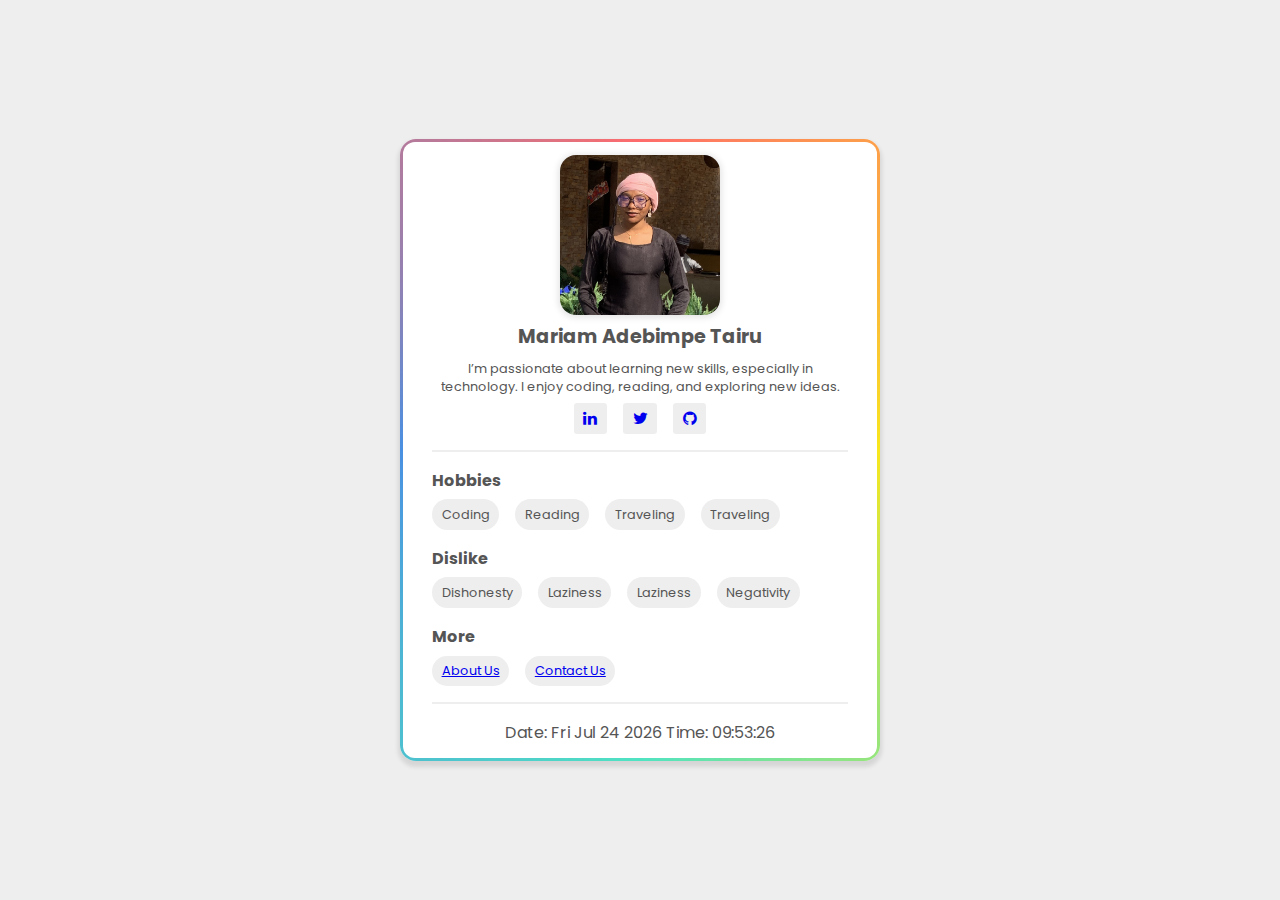
<file: index.html>
<!DOCTYPE html>
<html lang="en">
  <head>
    <meta charset="UTF-8" />
    <meta name="viewport" content="width=device-width, initial-scale=1.0" />
    <title>Document</title>
    <link rel="stylesheet" href="code/style.css" />
    <link rel="preconnect" href="https://fonts.googleapis.com" />
    <link rel="preconnect" href="https://fonts.gstatic.com" crossorigin />
    <link
      href="https://fonts.googleapis.com/css2?family=Poppins:ital,wght@0,100;0,200;0,300;0,400;0,500;0,600;0,700;0,800;0,900;1,100;1,200;1,300;1,400;1,500;1,600;1,700;1,800;1,900&display=swap"
      rel="stylesheet"
    />
    <link
      rel="stylesheet"
      href="https://cdnjs.cloudflare.com/ajax/libs/font-awesome/4.7.0/css/font-awesome.min.css"
    />

    <script src="script.js" defer></script>
  </head>
  <body>
    
    <article data-testid="test-profile-card" class="profile-card">
    
      <figure>
        <img
          src="Pic/profile-picture.JPG"
          alt="Profile picture of Mariam"
          data-testid="test-user-avatar"
        />
      </figure>
      <div class="user-detials">
      <h2 data-testid="test-user-name" class="user-name">
        Mariam Adebimpe Tairu
      </h2>

      <p data-testid="test-user-bio" class="user-info">
       I’m passionate about learning new skills, especially in technology. I enjoy coding, reading, and exploring new ideas.
      </p>

      <nav>
        <ul data-testid="test-user-social-links" class="user-nav-link">
          <li class="btn">
            <a
              href="https://www.linkedin.com/in/mariam-tairu-487773326/"
              target="_blank"
              rel="noopener noreferrer"
              data-testid="test-user-social-twitter"
              ><i class="fa fa-linkedin"></i
            ></a>
          </li>
          <li class="btn">
            <a
              href="https://github.com/MaxyTee"
              target="_blank"
              rel="noopener noreferrer"
              data-testid="test-user-social-github"
              ><i class="fa fa-twitter"></i>
            </a>
          </li>
          <li class="btn">
            <a
              href="https://github.com/MaxyTee"
              target="_blank"
              rel="noopener noreferrer"
              data-testid="test-user-social-github"
              ><i class="fa fa-github"></i>
            </a>
          </li>
        </ul>
      </nav>
    
      
     

      
      <main class="section-wrap">
        <section data-testid="test-user-hobbies">
          <h4>Hobbies</h4>
          <ul>
            <li>Coding</li>
            <li>Reading</li>
            <li>Traveling</li>
            <li>Traveling</li>
          </ul>
        </section>
        <section data-testid="test-user-dislikes"">
          <h4>Dislike</h4>
          <ul>
            <li>Dishonesty</li>
            <li>Laziness</li>
            <li>Laziness</li>
            <li>Negativity</li>
          </ul>
        </section>
        <section>
          <h4>More</h4>
          <ul>
            <li><a href="code/about.html">About Us</a></li>
            <li><a href="code/contact.html">Contact Us</a></li>
          </ul>
        </section>
      </main>
      <p data-testid="test-user-time">
        Date: <span class="date"></span> Time: <span class="time"></span>
      </p>
    </article>
  </body>
</html>
</file>
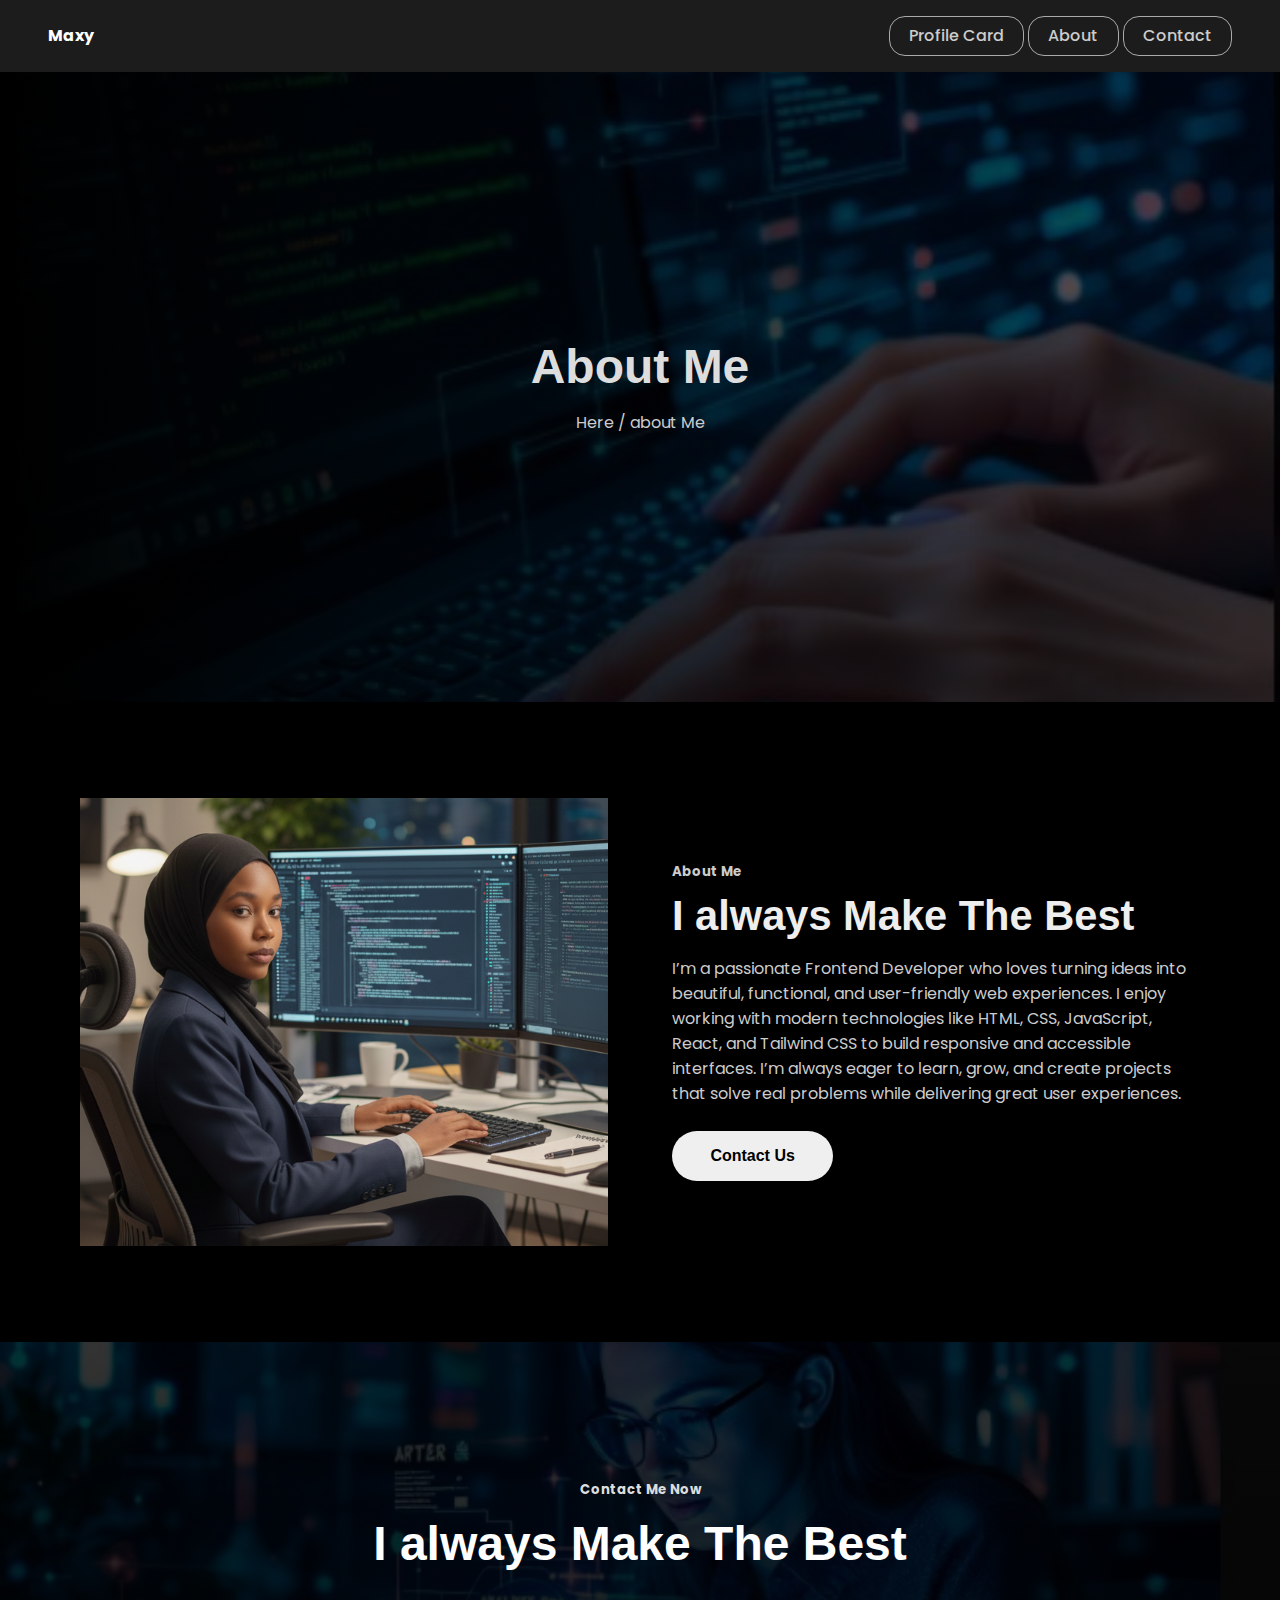
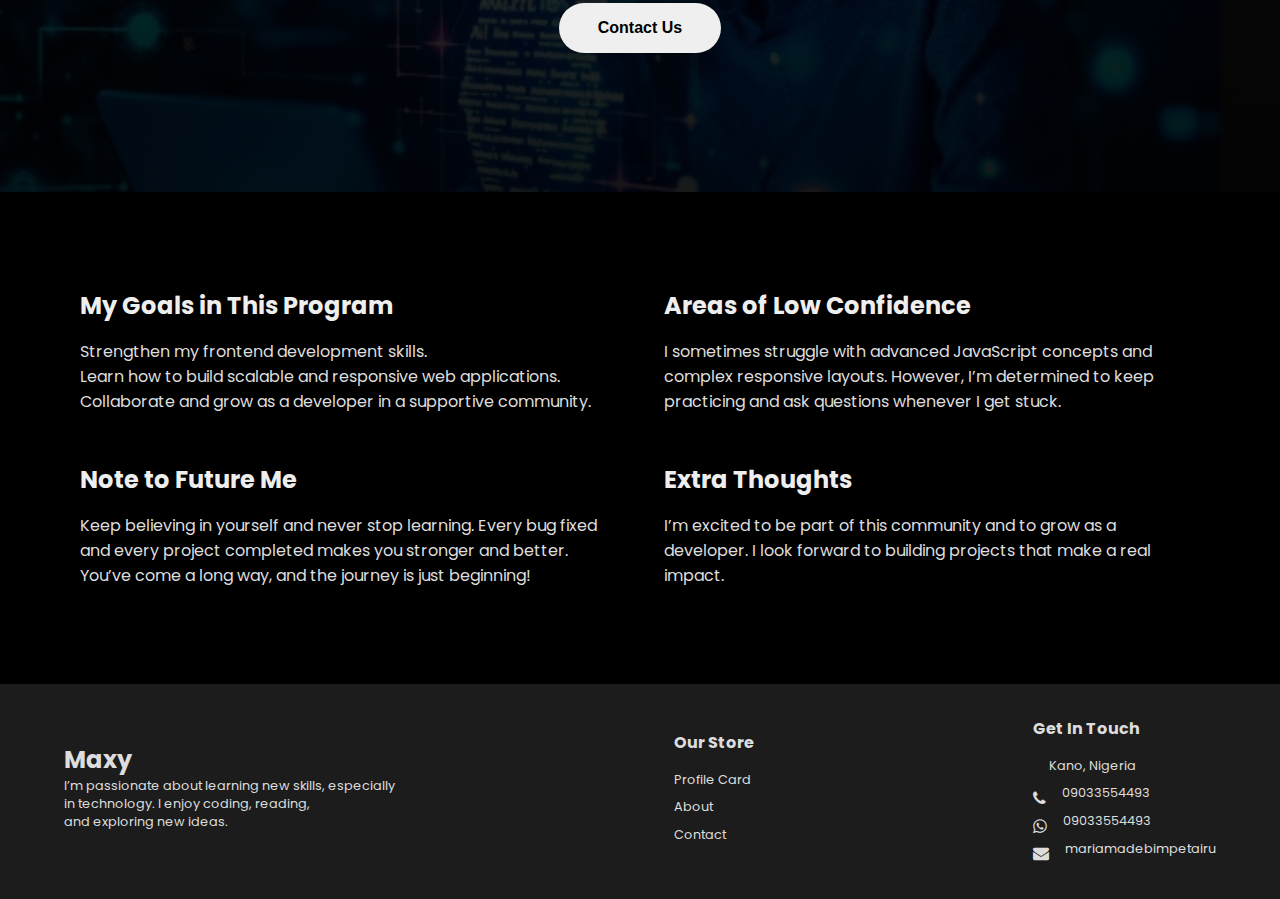
<file: code/about.html>
<!DOCTYPE html>
<html lang="en">
  <head>
    <meta charset="UTF-8" />
    <meta name="viewport" content="width=device-width, initial-scale=1.0" />
    <title>Document</title>
    <link rel="stylesheet" href="../code/about.css" />
    <link
      href="https://fonts.googleapis.com/css2?family=Poppins:ital,wght@0,100;0,200;0,300;0,400;0,500;0,600;0,700;0,800;0,900;1,100;1,200;1,300;1,400;1,500;1,600;1,700;1,800;1,900&display=swap"
      rel="stylesheet"
    />
    <link
      rel="stylesheet"
      href="https://cdnjs.cloudflare.com/ajax/libs/font-awesome/4.7.0/css/font-awesome.min.css"
    />
  </head>
  <body>
    <main data-testid="test-about-page" class="about-page">
      <section class="about-nav">
        <div class="navbar">
          <h4>Maxy</h4>
          <nav>
            <ul>
              <li><a href="../index.html">Profile Card</a></li>
              <li><a href="about.html">About</a></li>
              <li><a href="contact.html">Contact</a></li>
            </ul>
          </nav>
        </div>
      </section>
      <section data-testid="test-about-bio" class="about-bio">
        <h2>About Me</h2>
        <p>Here / about Me</p>
      </section>
      <section class="bio">
        <img src="../Pic/About-pic.png" alt="" />
        <div class="bio-detials">
          <h5>About Me</h5>
          <h2>I always Make The Best</h2>
          <p>
            I’m a passionate Frontend Developer who loves turning ideas into
            beautiful, functional, and user-friendly web experiences. I enjoy
            working with modern technologies like HTML, CSS, JavaScript, React,
            and Tailwind CSS to build responsive and accessible interfaces. I’m
            always eager to learn, grow, and create projects that solve real
            problems while delivering great user experiences.
          </p>
          <button><a href="contact.html">Contact Us</a></button>
        </div>
      </section>
      <section class="view">
        <h5>Contact Me Now</h5>
        <h2>I always Make The Best</h2>
        <button><a href="contact.html">Contact Us</a></button>
      </section>
      <div class="section-wrap">
        <section data-testid="test-about-goals">
          <h2>My Goals in This Program</h2>
          <ul>
            <li>Strengthen my frontend development skills.</li>
            <li>
              Learn how to build scalable and responsive web applications.
            </li>
            <li>
              Collaborate and grow as a developer in a supportive community.
            </li>
          </ul>
        </section>
        <section data-testid="test-about-confidence">
          <h2>Areas of Low Confidence</h2>
          <p>
            I sometimes struggle with advanced JavaScript concepts and complex
            responsive layouts. However, I’m determined to keep practicing and
            ask questions whenever I get stuck.
          </p>
        </section>
        <section data-testid="test-about-future-note">
          <h2>Note to Future Me</h2>
          <p>
            Keep believing in yourself and never stop learning. Every bug fixed
            and every project completed makes you stronger and better. You’ve
            come a long way, and the journey is just beginning!
          </p>
        </section>

        <section data-testid="test-about-extra">
          <h2>Extra Thoughts</h2>
          <p>
            I’m excited to be part of this community and to grow as a developer.
            I look forward to building projects that make a real impact.
          </p>
        </section>
      </div>
      <footer class="about-footer">
        <div>
          <h2>Maxy</h2>
          <p>
            I’m passionate about learning new skills, especially <br />
            in technology. I enjoy coding, reading, <br />
            and exploring new ideas.
          </p>
        </div>
        <div>
          <h4>Our Store</h4>
          <p>Profile Card</p>
          <p>About</p>
          <p>Contact</p>
        </div>
        <div>
          <h4>Get In Touch</h4>
          <div class="flex">
            <i class="fa fa-location-dot"></i>
            <p>Kano, Nigeria</p>
          </div>
          <div class="flex">
            <i class="fa fa-phone"></i>
            <p>09033554493</p>
          </div>
          <div class="flex">
            <i class="fa fa-whatsapp"></i>
            <p>09033554493</p>
          </div>
          <div class="flex">
            <i class="fa fa-envelope"></i>
            <p>mariamadebimpetairu</p>
          </div>
        </div>
      </footer>
    </main>
  </body>
</html>
</file>
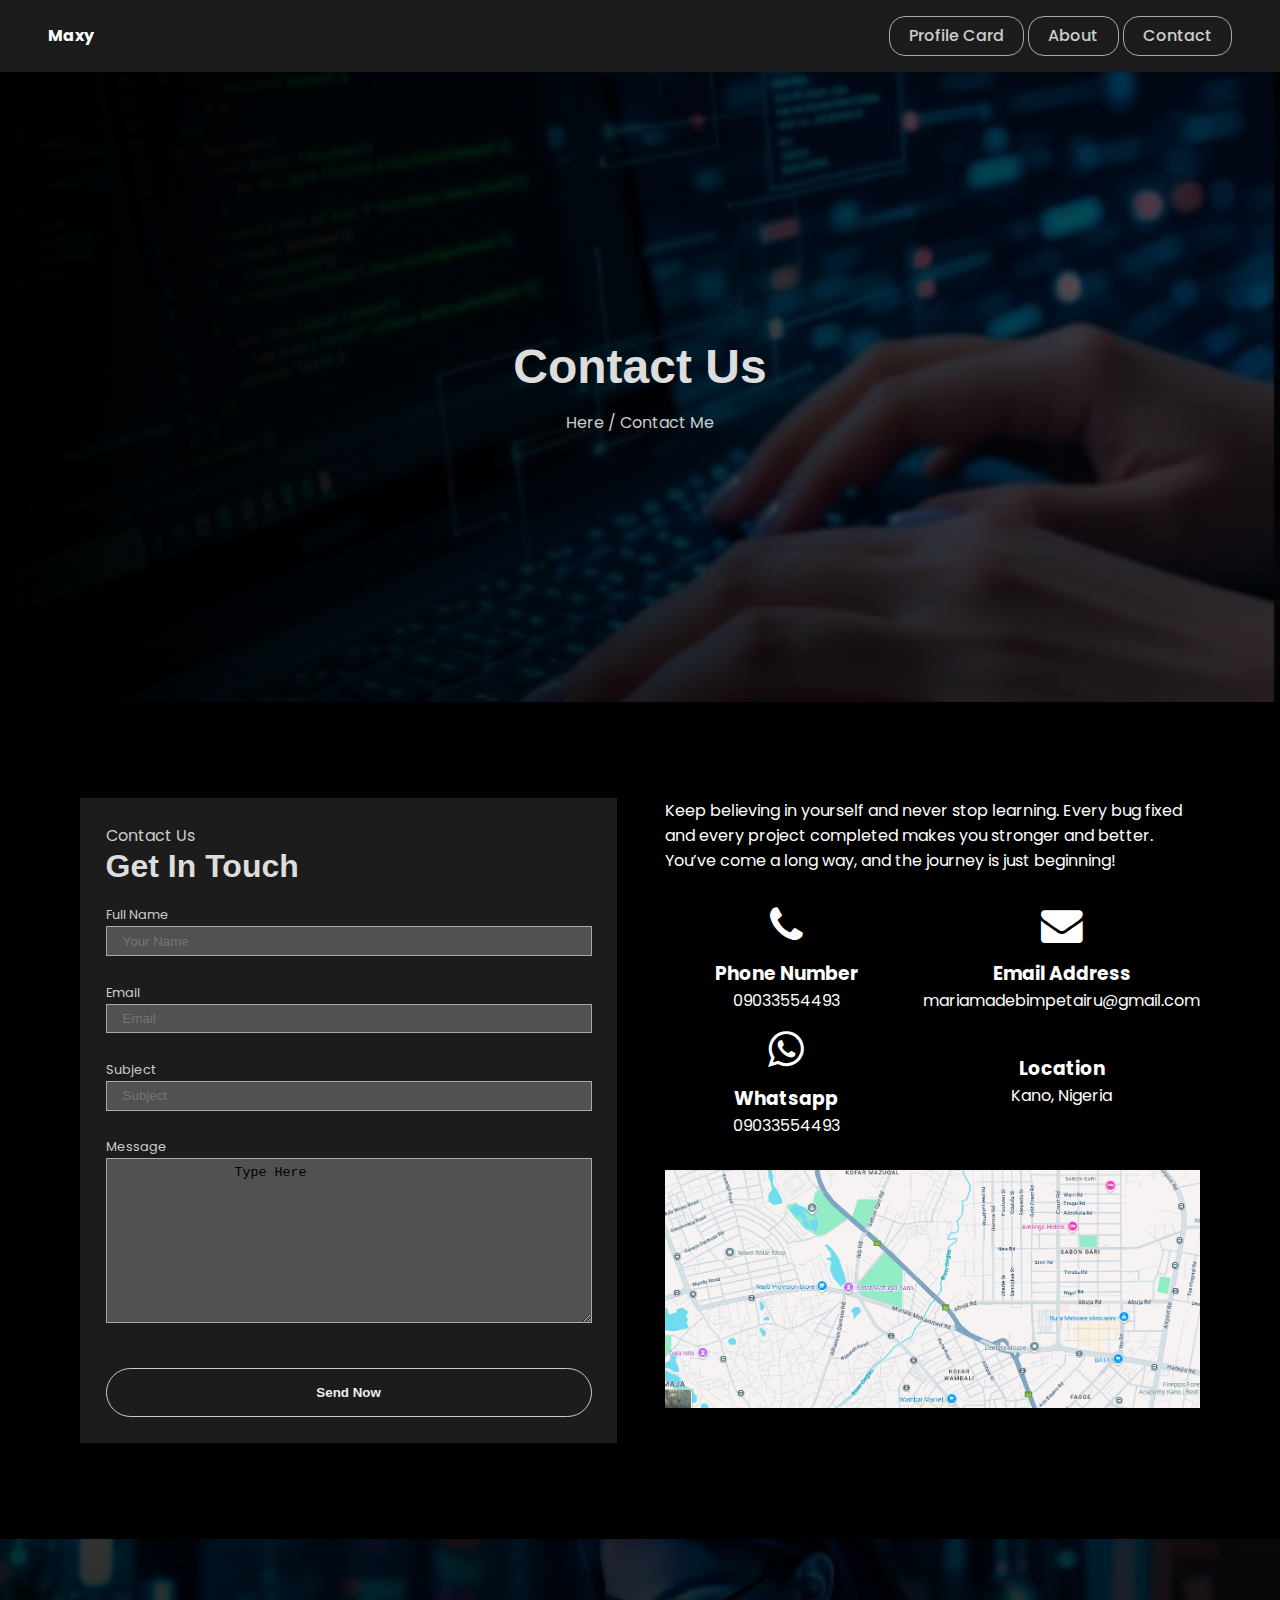
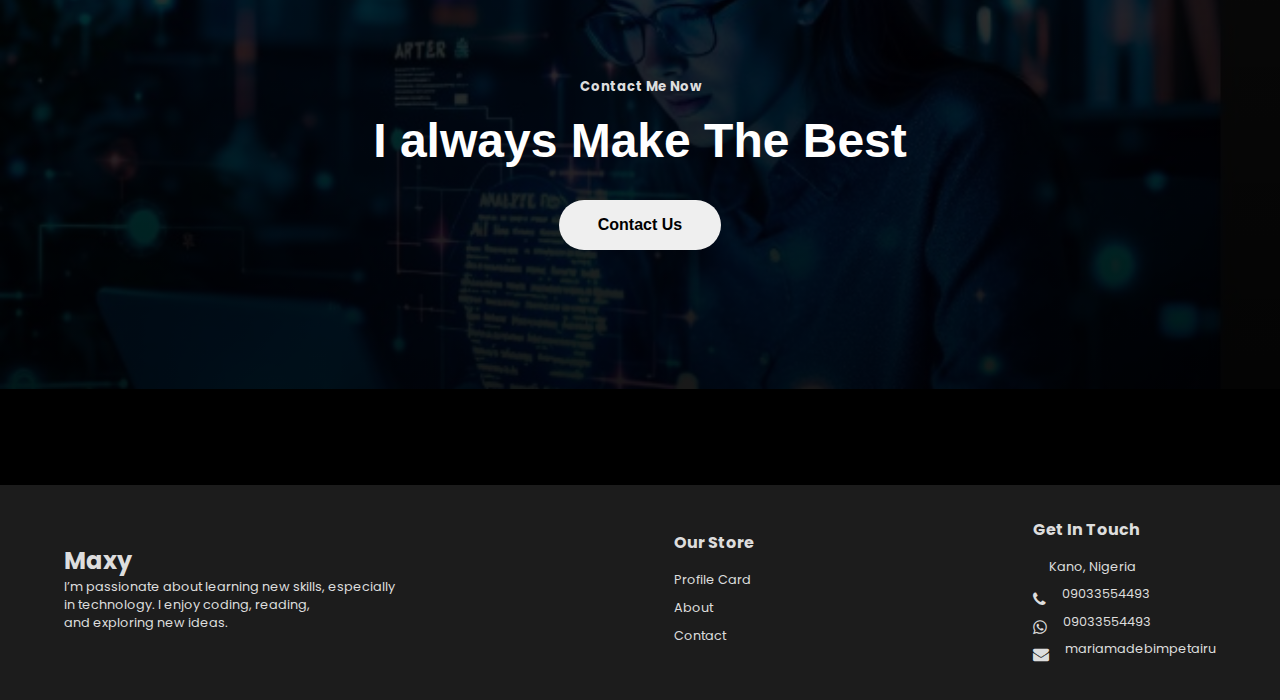
<file: code/contact.html>
<!DOCTYPE html>
<html lang="en">
  <head>
    <meta charset="UTF-8" />
    <meta name="viewport" content="width=device-width, initial-scale=1.0" />
    <title>Document</title>
    <link rel="stylesheet" href="about.css" />
    <link rel="stylesheet" href="contact.css" />
    <link
      href="https://fonts.googleapis.com/css2?family=Poppins:ital,wght@0,100;0,200;0,300;0,400;0,500;0,600;0,700;0,800;0,900;1,100;1,200;1,300;1,400;1,500;1,600;1,700;1,800;1,900&display=swap"
      rel="stylesheet"
    />
    <link
      rel="stylesheet"
      href="https://cdnjs.cloudflare.com/ajax/libs/font-awesome/4.7.0/css/font-awesome.min.css"
    />
    <script defer src="./script.js"></script>
  </head>
  <body>
    <main data-testid="test-contact-page" class="about-page">
      <section class="about-nav">
        <div class="navbar">
          <h4>Maxy</h4>
          <nav>
            <ul>
              <li><a href="../index.html">Profile Card</a></li>
              <li><a href="about.html">About</a></li>
              <li><a href="contact.html">Contact</a></li>
            </ul>
          </nav>
        </div>
      </section>
      <section data-testid="test-about-bio" class="about-bio">
        <h2>Contact Us</h2>
        <p>Here / Contact Me</p>
      </section>
      <div class="section-wrap-contact">
        <section class="contact">
          <p>Contact Us</p>
          <h2>Get In Touch</h2>
          <form class="contact-form" novalidate>
            <div>
              <label for="name">Full Name</label><br />
              <input
                id="name"
                name="name"
                data-testid="test-contact-name"
                type="text"
                placeholder="Your Name"
                aria-describedby="error-name"
                required
              />
              <p
                id="error-name"
                data-testid="test-contact-error-name"
                style="color: red"
              ></p>
            </div>
            <div>
              <label for="email">Email</label><br />
              <input
                type="email"
                id="email"
                name="email"
                placeholder="Email"
                data-testid="test-contact-email"
                aria-describedby="error-email"
                required
              />
              <p
                id="error-email"
                data-testid="test-contact-error-email"
                style="color: red"
              ></p>
            </div>
            <div>
              <label for="subject">Subject</label><br />
              <input
                type="text"
                id="subject"
                name="subject"
                placeholder="Subject"
                data-testid="test-contact-subject"
                aria-describedby="error-subject"
                required
              />
              <p
                id="error-subject"
                data-testid="test-contact-error-subject"
                style="color: red"
              ></p>
            </div>
            <div>
              <label for="message">Message</label><br />
              <textarea
                id="message"
                name="message"
                rows="10"
                cols="22"
                data-testid="test-contact-message"
                aria-describedby="error-message"
                required
              >
              Type Here</textarea
              >
            </div>
            <p
              id="error-message"
              data-testid="test-contact-error-message"
              style="color: red"
            ></p>

            <button data-testid="test-contact-submit" type="submit">
              Send Now
            </button>
            <p
              class="success"
              data-testid="test-contact-success"
              style="color: green; display: none"
            >
              ✅ Your message has been sent successfully!
            </p>
          </form>
        </section>
        <section>
          <p>
            Keep believing in yourself and never stop learning. Every bug fixed
            and every project completed makes you stronger and better. You’ve
            come a long way, and the journey is just beginning!
          </p>
          <div class="contact-social">
            <div>
              <i class="fa fa-phone"></i>
              <h3>Phone Number</h3>
              <p>09033554493</p>
            </div>
            <div>
              <i class="fa fa-envelope"></i>
              <h3>Email Address</h3>
              <p>mariamadebimpetairu@gmail.com</p>
            </div>
            <div>
              <i class="fa fa-whatsapp"></i>
              <h3>Whatsapp</h3>
              <p>09033554493</p>
            </div>
            <div>
              <i class="fa fa-location-dot"></i>
              <h3>Location</h3>
              <p>Kano, Nigeria</p>
            </div>
          </div>

          <div>
            <img src="../Pic/map.jpg" alt="" />
          </div>
        </section>
      </div>
      <section class="view">
        <h5>Contact Me Now</h5>
        <h2>I always Make The Best</h2>
        <button><a href="contact.html">Contact Us</a></button>
      </section>
      <footer class="about-footer">
        <div>
          <h2>Maxy</h2>
          <p>
            I’m passionate about learning new skills, especially <br />
            in technology. I enjoy coding, reading, <br />
            and exploring new ideas.
          </p>
        </div>
        <div>
          <h4>Our Store</h4>
          <p>Profile Card</p>
          <p>About</p>
          <p>Contact</p>
        </div>
        <div>
          <h4>Get In Touch</h4>
          <div class="flex">
            <i class="fa fa-location-dot"></i>
            <p>Kano, Nigeria</p>
          </div>
          <div class="flex">
            <i class="fa fa-phone"></i>
            <p>09033554493</p>
          </div>
          <div class="flex">
            <i class="fa fa-whatsapp"></i>
            <p>09033554493</p>
          </div>
          <div class="flex">
            <i class="fa fa-envelope"></i>
            <p>mariamadebimpetairu</p>
          </div>
        </div>
      </footer>
    </main>
  </body>
</html>
</file>
<file: code/style.css>
* {
  margin: 0;
  padding: 0;
  box-sizing: border-box;
}

body {
  background: #eee;
  height: 100vh;
  width: 100%;
  display: flex;
  align-items: center;
  justify-content: center;
  padding: 1rem;
  font-family: "Poppins", sans-serif;
  color: #555;
}

.profile-card {
  text-align: center;
  background-color: #fff;
  width: 30rem;
  padding: 1rem 2rem;
  border-radius: 1rem;
  box-shadow: 0 4px 4px 2px rgba(0, 0, 0, 0.1);
  display: flex;
  flex-direction: column;
  position: relative;
  z-index: 1;
  overflow: hidden;
}

.profile-card::before {
  content: "";
  position: absolute;
  top: -50%;
  left: -50%;
  width: 200%;
  height: 200%;
  background: conic-gradient(#ff6b6b, #f8e71c, #50e3c2, #4a90e2, #ff6b6b);
  animation: rotate 5s linear infinite;
  z-index: -1;
}

.profile-card::after {
  content: "";
  position: absolute;
  inset: 3px;
  background: #fff;
  border-radius: 12px;
  z-index: -1;
}

@keyframes rotate {
  0% {
    transform: rotate(0deg);
  }
  100% {
    transform: rotate(360deg);
  }
}

figure img {
  box-shadow: 0 1px 6px 2px rgba(0, 0, 0, 0.1);

  width: 10rem;
  border-radius: 1rem;
}
.user-name {
  font-size: 1.2rem;
  margin-bottom: 0.6rem;
}

.user-info {
  font-size: 0.8rem;
}

.user-nav-link {
  display: flex;
  gap: 1rem;
  align-items: center;
  justify-content: center;
}

.section-wrap {
  padding: 1rem 0;
  margin: 1rem 0;
  border-top: 2px solid #eee;
  border-bottom: 2px solid #eee;
  display: flex;
  flex-direction: column;
  gap: 1rem;
}

section {
  text-align: left;
}

section h4 {
  margin-bottom: 0.4rem;
}
section ul {
  font-size: 0.8rem;
  display: flex;
  gap: 1rem;
  list-style: none;
}

section ul > li {
  background-color: #eee;
  padding: 0.4rem 0.6rem;
  border-radius: 1rem;
}
nav {
  align-self: center;
}

.btn {
  list-style: none;
  padding: 0.2rem 0.6rem;
  border-radius: 0.2rem;
  background: #eee;
  cursor: pointer;
  margin-top: 0.4rem;
  transition: 0.3s;
}

.btn:hover {
  background: #fff;
}
.btn a {
  text-decoration: none;
}

/* About */

.flex {
  display: flex;
  align-items: center;
  gap: 1rem;
  text-align: left;
}
</file>
<file: code/about.css>
* {
  margin: 0;
  padding: 0;
  box-sizing: border-box;
}

body {
  background-color: #000;
  color: #fff;
  font-family: "Poppins", sans-serif;
}

.about-page {
  width: 100%;
  /* padding: 2rem; */
}

.navbar {
  display: flex;
  align-items: center;
  justify-content: space-between;
}
.about-nav {
  padding: 1rem 3rem;
  background: #222222d5;
}
section nav ul > li {
  display: inline-block;
  gap: 1rem;
  list-style-type: none;
  padding: 0.4rem 1.2rem;
  background: none;
  border: 1px solid #aaa;
  border-radius: 1rem;
}

section nav ul a {
  text-decoration: none;
  color: #ccc;
  font-weight: 500;
}
.about-bio {
  background: linear-gradient(to left, rgba(0, 0, 0, 0.6), rgba(0, 0, 0, 02)),
    url(../Pic/bg.jpg) no-repeat right/cover;
  text-align: center;
  height: 70vh;
  display: flex;
  flex-direction: column;
  justify-content: center;
  margin-bottom: 6rem;
}

.about-bio h2 {
  font-size: 3rem;
  margin-bottom: 1rem;
  color: #ddd;
  font-family: "Gill Sans", "Gill Sans MT", Calibri, "Trebuchet MS", sans-serif;
}

.about-bio p {
  color: #ccc;
}

.bio {
  display: flex;
  align-items: center;
  gap: 4rem;
  padding: 0 5rem;
  margin-bottom: 6rem;
}

.bio-detials {
  width: 50%;
}

.bio img {
  overflow: hidden;
  object-fit: cover;
  flex-grow: 2;
  width: 50%;
  height: 28rem;
}

.bio button,
.view button {
  padding: 1rem 2.4rem;
  border-radius: 2rem;
  border: none;
  margin-top: 1rem;
  transition: all;
}

.bio button a,
.view a {
  text-decoration: none;
  color: #000;
  font-size: 1rem;
  font-weight: bold;
}

.bio h5,
.bio p {
  color: #ccc;
  margin-bottom: 0.6rem;
}

.bio h2 {
  color: #eee;
  font-family: "Gill Sans", "Gill Sans MT", Calibri, "Trebuchet MS", sans-serif;
  font-size: 2.6rem;
  margin-bottom: 1rem;
}

.view {
  background: linear-gradient(to bottom, rgba(0, 0, 0, 0.8), rgba(0, 0, 0, 0.9)),
    url(../Pic/bgg.jpg) no-repeat right/cover;
  height: 50vh;
  width: 100%;
  display: flex;
  flex-direction: column;
  color: #ddd;
  gap: 1rem;
  align-items: center;
  justify-content: center;
  margin-bottom: 6rem;
}

.view h2 {
  font-family: "Gill Sans", "Gill Sans MT", Calibri, "Trebuchet MS", sans-serif;
  color: #fff;
  font-size: 3rem;
}
.section-wrap {
  color: #ddd;
  padding: 0 5rem;
  display: grid;
  grid-template-columns: repeat(2, 1fr);
  gap: 3rem;
  margin-bottom: 6rem;
}

.section-wrap section h2 {
  margin-bottom: 1rem;
  color: #eee;
}

.section-wrap li {
  list-style: none;
}

.about-footer {
  background-color: #222222d5;
  padding: 2rem 4rem;
  display: flex;
  align-items: center;
  justify-content: space-between;
  color: #ddd;
}

.about-footer h4 {
  margin-bottom: 1rem;
}

.about-footer p {
  font-size: 0.8rem;
  margin-bottom: 0.6rem;
}
/**************CONTACT PAGE  ************/

/***********General Style */
.flex {
  display: flex;
  align-items: center;
  gap: 1rem;
}

/* media Query */
@media (max-width: 75em) {
  .bio,
  .section-wrap,
  .section-wrap-contact {
    padding: 0 3rem;
    gap: 2rem;
  }

  .about-bio {
    height: 50vh;
  }

  .view {
    height: 30vh;
    padding: 0.8rem;
  }

  .view h2 {
    font-size: 2.2rem;
  }

  .bio h2,
  .view h2 {
    font-size: 2.2rem;
  }

  /* Contact */
}

@media (max-width: 56.25em) {
  .bio h2,
  .view h2 {
    font-size: 2rem;
  }

  .about-bio h2 {
    font-size: 2.6rem;
  }
}
@media (max-width: 46.25em) {
  .bio {
    display: grid;
    grid-template-columns: 1fr;
  }

  .bio img {
    width: 100%;
    grid-row: 2;
    margin-top: 1rem;
  }
  .bio-detials {
    width: 100%;
  }

  .section-wrap {
    display: grid;
    grid-template-columns: repeat(1, 1fr);
  }

  .about-footer {
    padding: 1rem;
  }
}

@media (max-width: 41.25em) {
  .bio,
  .section-wrap,
  .section-wrap-contact {
    padding: 0 1rem;
    gap: 2rem;
  }

  .navbar {
    display: none;
  }
  .about-nav {
    display: none;
  }
  
  section nav ul > li {
    display: block;
    margin-top: 1rem;
  }

  .bio img {
    height: 25rem;
  }

  .about-footer {
    flex-direction: column;
    justify-content: flex-start;
    align-items: flex-start;
  }
}
}

@media (max-width: 25em) {
  .bio,
  .section-wrap p,
  .section-wrap li {
    font-size: 0.8rem;
  }

  .about-bio h2 {
    font-size: 2rem;
  }

  .bio h2,
  .view h2 {
    font-size: 1.4rem;
  }

  .section-wrap section h2 {
    font-size: 1.2rem;
  }
  .bio button,
  .view button {
    padding: 0.8rem 2rem;
  }

  .about-footer {
    flex-direction: column;
    align-items: flex-start;
  }

  .bio img {
    height: 20rem;
  }
}
</file>
<file: code/contact.css>
.section-wrap-contact {
  padding: 0 5rem;
  display: flex;
  gap: 3rem;
  margin-bottom: 6rem;
}

.section-wrap-contact section {
  width: 50%;
}
.section-wrap-contact section img {
  width: 100%;
}

.contact-social {
  display: grid;
  grid-template-columns: repeat(2, 1fr);
  gap: 1rem;
  text-align: center;
  margin: 2rem 0;
}

.contact-social i {
  font-size: 2.6rem;
  margin-bottom: 0.8rem;
}

.contact {
  background-color: #222222d5;
  padding: 1.6rem;
}

.contact p {
  color: #ccc;
}

.contact h2 {
  font-size: 2rem;
  color: #ddd;
  margin-bottom: 1rem;
  font-family: "Gill Sans", "Gill Sans MT", Calibri, "Trebuchet MS", sans-serif;
}

.contact input,
.contact textarea {
  padding: 0.4rem;
  background-color: #bbbbbb56;
  border: 1px solid #aaa;

  text-indent: 0.6rem;
  width: 100%;
  margin-bottom: 1.4rem;
}

.contact label {
  color: #ccc;
  font-size: 0.8rem;
  margin-bottom: 0.8rem;
}

.contact button {
  color: #eee;
  border: 1px solid #ccc;
  cursor: pointer;
  width: 100%;
  padding: 1rem 0;
  margin-top: 1rem;
  border-radius: 1.7rem;
  background: none;
  font-weight: 600;
}

.contact button:hover {
  background: #fff;
  color: #000;
}

@media (max-width: 56.25em) {
  .section-wrap-contact section {
    width: 100%;
  }
  .section-wrap-contact {
    display: flex;
    flex-direction: column;
  }
}

@media (max-width: 41.25em) {
  .section-wrap-contact {
    padding: 0 2rem;
  }

  .contact-social {
    grid-template-columns: repeat(1, 1fr);
    text-align: left;
  }
}

@media (max-width: 25em) {
  .contact h2 {
    font-size: 1.6rem;
  }

  .contact {
    padding: 1rem;
  }
}
</file>
